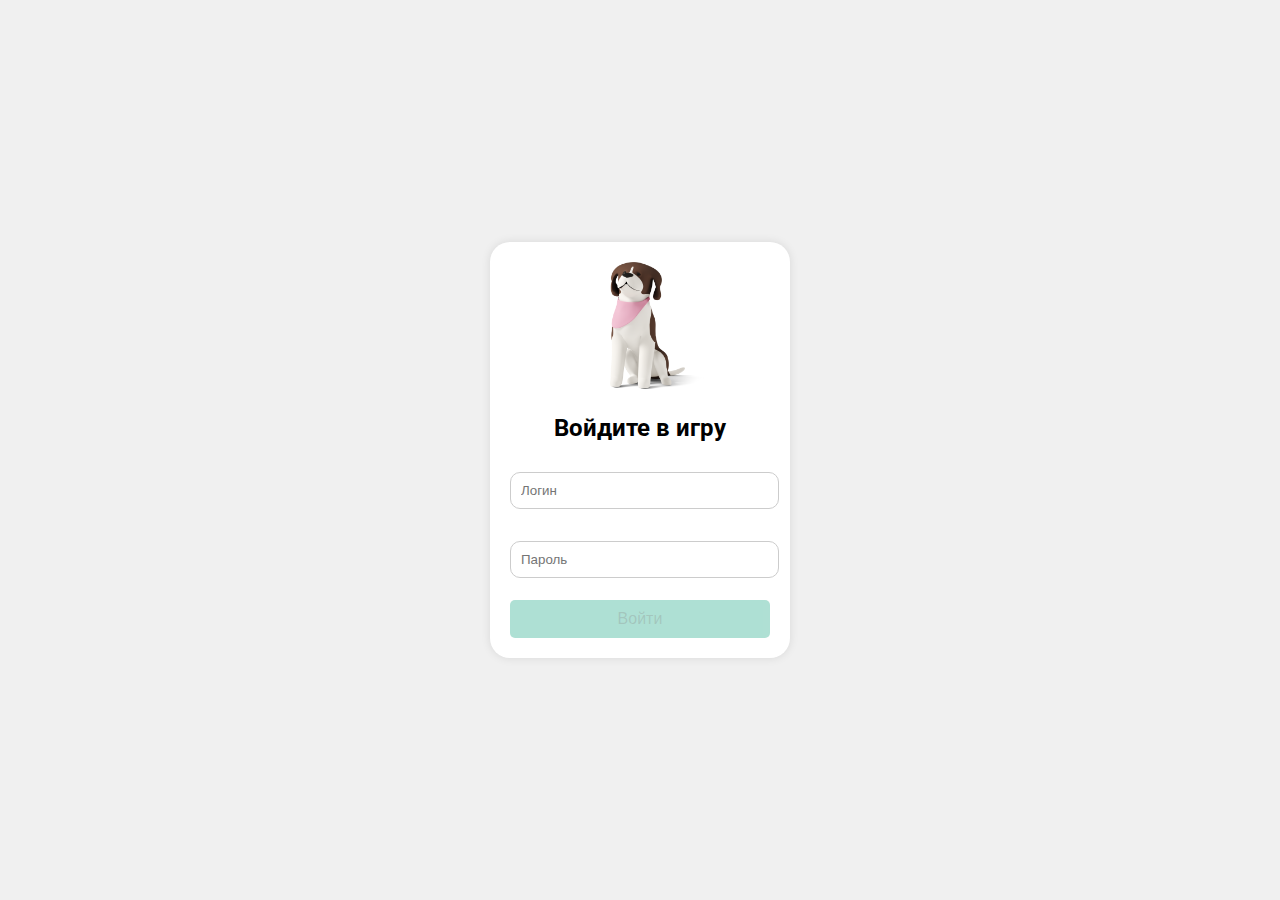
<file: site 0/index.html>
<!DOCTYPE html>
<html lang="ru">
<head>
    <meta charset="UTF-8">
    <meta name="viewport" content="width=device-width, initial-scale=1.0">
    <title>Вход в игру</title>
    <link href="https://fonts.googleapis.com/css2?family=Roboto:wght@400;700&display=swap" rel="stylesheet">
    <link rel="stylesheet" type="text/css" href="css.css">
</head>
<body>
    <div class="login-container">
        <img src="dog.png" alt="dog">
        <h2>Войдите в игру</h2>
        <input type="text" id="login" placeholder="Логин" oninput="checkInput()">
        <span id="login-error" class="error-message"></span>
        <input type="password" id="password" placeholder="Пароль" oninput="checkInput()">
        <span id="password-error" class="error-message"></span>
        <button id="loginButton" disabled>Войти</button>
    </div>

    <script src="js.js"></script>
</body>
</html>
</file>
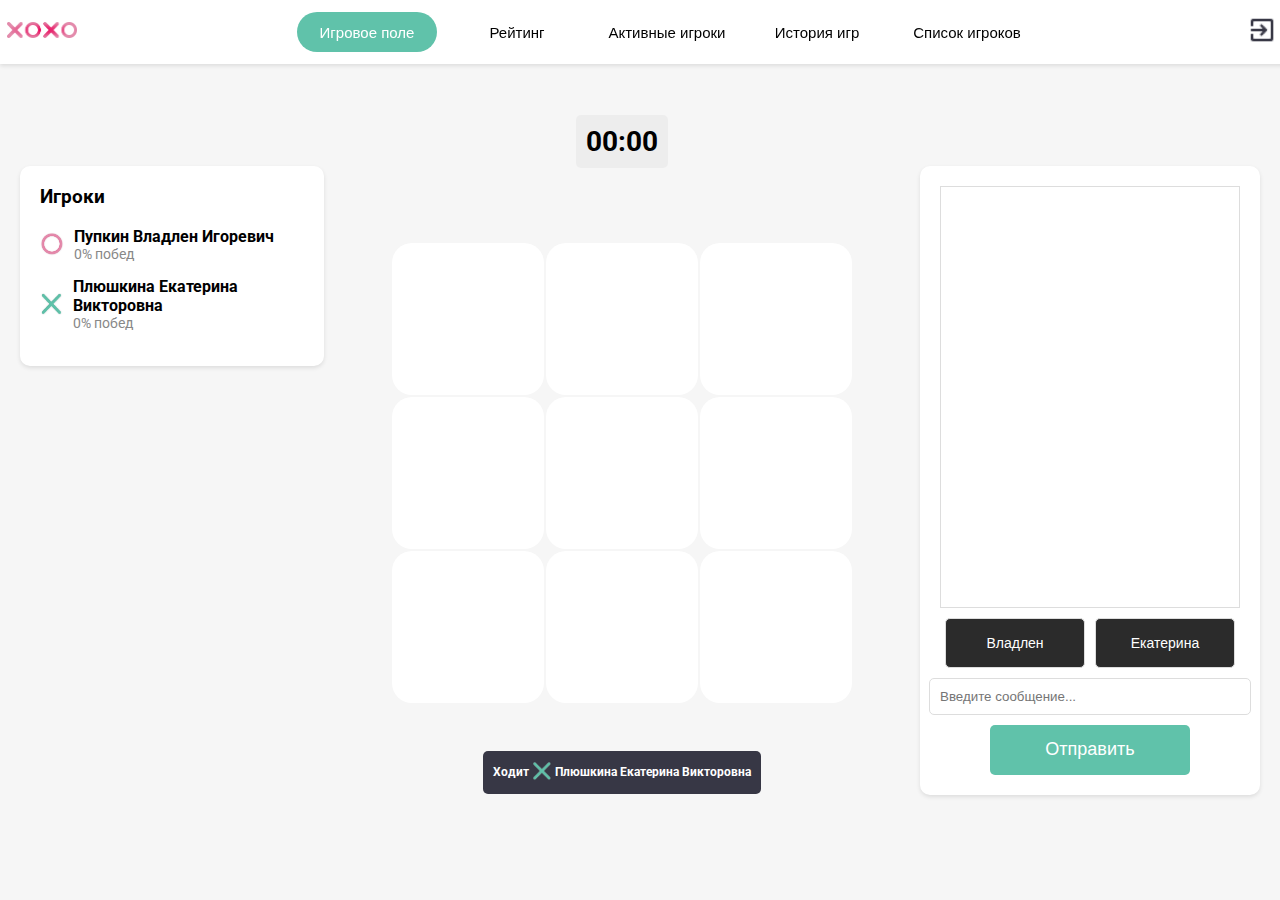
<file: site1/site.html>
<!DOCTYPE html>
<html lang="ru">
<head>
    <meta charset="UTF-8">
    <meta name="viewport" content="width=device-width, initial-scale=1.0">
    <title>Игровое поле с чатом</title>
    <link href="https://fonts.googleapis.com/css2?family=Roboto:wght@400;700&display=swap" rel="stylesheet">
    <link rel="stylesheet" type="text/css" href="site.css">
</head>
<body>
    <header class="header">
        <div class="logo">
            <img src="logo.png" alt="Logo">
        </div>
        <nav class="nav">
            <ul>
                <li><button class="nav-button active">Игровое поле</button></li>
                <li><button class="nav-button" disabled>Рейтинг</button></li>
                <li><button class="nav-button" disabled>Активные игроки</button></li>
                <li><button class="nav-button" disabled>История игр</button></li>
                <li><button class="nav-button" disabled>Список игроков</button></li>
            </ul>
        </nav>
        <div class="profile-icon">
            <img src="exit.png" alt="Exit">
        </div>
    </header>

    <div class="main-content">
        <div class="players-field">
            <h3>Игроки</h3>
            <div class="player">
                <img src="zero.png" alt="Circle">
                <div>
                    <strong>Пупкин Владлен Игоревич</strong>
                    <p id="player1-win-percentage">0% побед</p>
                </div>
            </div>
            <div class="player">
                <img src="cross.png" alt="Cross">
                <div>
                    <strong>Плюшкина Екатерина Викторовна</strong>
                    <p id="player2-win-percentage">0% побед</p>
                </div>
            </div>
        </div>
        <div class="game-area">
    <h1 id="timer" align="center">00:00</h1>
    <h2 id="game-result" align="center"></h2>
    <table id="field" align="center">
        <tr>
            <td></td>
            <td></td>
            <td></td>
        </tr>
        <tr>
            <td></td>
            <td></td>
            <td></td>
        </tr>
        <tr>
            <td></td>
            <td></td>
            <td></td>
        </tr>
    </table>
    <br>
    <div align="center">
        <button id="start-button" onclick="startGame()">Новая игра</button>
    </div>
    <h2 id="current-player-name" align="center">Ходит <span id="current-player-icon" class="player-icon"></span> <span id="current-player"></span></h2>
</div>
        <div class="chat-area">
            <div class="chat-messages" id="chat-messages"></div>
            <div class="chat-input-container">
                <div class="player-select-container">
                    <button class="player-select" data-player="Пупкин Владлен Игоревич">Владлен</button>
                    <button class="player-select" data-player="Плюшкина Екатерина Викторовна">Екатерина</button>
                </div>
                <input type="text" id="chat-input" placeholder="Введите сообщение...">
                <button id="send-button" onclick="sendMessage()">Отправить</button>
            </div>
        </div>
    </div>
    
    <script src="site.js"></script>
</body>
</html>
</file>
<file: site 0/css.css>
@import url('https://fonts.googleapis.com/css2?family=Roboto:wght@400;700&display=swap');

body {
    display: flex;
    justify-content: center;
    align-items: center;
    height: 100vh;
    margin: 0;
    background-color: #f0f0f0;
    font-family: 'Roboto', sans-serif;
}

.login-container {
    width: 300px;
    background: white;
    padding: 20px;
    border-radius: 20px;
    box-shadow: 0 0 10px rgba(0, 0, 0, 0.1);
    text-align: center;
    box-sizing: border-box;
}

.login-container img {
    width: 100px;
    height: auto;
    position: relative;
    left: 20px;
}

.login-container h2 {
    margin: 20px 0;
}

.login-container input[type="text"],
.login-container input[type="password"] {
    width: 95%;
    padding: 10px;
    margin: 10px 0;
    border: 1px solid #ccc;
    border-radius: 10px;
}

.login-container button {
    width: 100%;
    padding: 10px;
    background-color: #60C2AA;
    border: none;
    border-radius: 5px;
    font-size: 16px;
}

.login-container button.enabled {
    cursor: pointer;
    opacity: 1;
}

.login-container button:disabled {
    cursor: not-allowed;
    opacity: 0.5;
}

.error-message {
    display: block;
    color: red;
    font-size: 12px;
    height: 12px;
    visibility: hidden;
    margin-top: -8px;
    margin-bottom: 8px;
}

.input-error {
    border: 1px solid red;
}
</file>
<file: site1/site.css>
body {
    margin: 0;
    font-family: 'Roboto', sans-serif;
    background-color: #F6F6F6;
    display: flex;
    flex-direction: column;
    align-items: center;
    justify-content: center;
    height: 100vh;
}

.header {
    display: flex;
    align-items: center;
    justify-content: space-between;
    padding: 2px 7px;
    background-color: #fff;
    box-shadow: 0 2px 4px rgba(0, 0, 0, 0.1);
    width: 100%;
    height: 60px;
    position: fixed;
    top: 0;
    left: 0;
}

.logo img {
    width: 70px;
    height: auto;
}

.nav {
    flex-grow: 1;
    display: flex;
    justify-content: center;
}

.nav ul {
    display: flex;
    list-style: none;
    margin: 0;
    padding: 0;
}

.nav li {
    margin: 0 5px;
}

.nav-button {
    background: none;
    border: none;
    color: #000;
    font-size: 15px;
    width: 140px;
    height: 40px;
    cursor: pointer;
    padding: 5px 10px;
    border-radius: 30px;
}

.nav-button:hover {
    background-color: #e0e0e0;
}

.nav-button.active {
    background-color: #60C2AA;
    color: white;
}

.profile-icon img {
    width: 30px;
    height: auto;


}
.profile-icon {
    margin-right: 10px;
    margin-left: -10px; 
}
.main-content {
    display: flex;
    justify-content: space-between;
    align-items: flex-start;
    padding: 20px;
    width: 100%;
    box-sizing: border-box;
}

.players-field {
    width: 550px;
    background: white;
    padding: 20px;
    border-radius: 10px;
    box-shadow: 0 2px 4px rgba(0, 0, 0, 0.1);
    margin-top: 70px; 
}

.players-field h3 {
    margin-top: 0;
}

.player {
    display: flex;
    align-items: center;
    margin-bottom: 15px;
}

.player img {
    width: 24px;
    height: 24px;
    margin-right: 10px;
}

.player p {
    margin: 0;
    font-size: 14px;
    color: #888;
}

.game-area {
    display: flex;
    flex-direction: column;
    align-items: center;
    justify-content: center;
    width: 100%;
    height: 100%;
    font-size: 14px;
}

#field {
    margin: 20px 0;
}

#field td {
    width: 150px;
    height: 150px;
    border-radius: 20px;
    text-align: center;
    background: #FFFFFF;
}

button {
    background-color: #2B2B2B;
    font-size: 18px;
    color: white;
    border: 2px solid #4F5151;
    border-radius: 5%;
    width: 200px;
    height: 50px;
}

.chat-area {
    width: 300px;
    background: white;
    padding: 20px;
    border-radius: 10px;
    box-shadow: 0 2px 4px rgba(0, 0, 0, 0.1);
    margin-top: 70px; /* отступ от header */
}

.chat-messages {
    height: 400px;
    overflow-y: auto;
    border: 1px solid #ddd;
    padding: 10px;
    margin-bottom: 10px;
    flex-grow: 1;
}

.chat-message {
    background-color: #f1f1f1;
    border-radius: 10px;
    padding: 10px;
    margin-bottom: 10px;
    position: relative;
}

.chat-message .username {
    font-weight: bold;
    display: block;
    margin-bottom: 5px;
}

.chat-message .time {
    font-size: 12px;
    color: #888;
    position: absolute;
    bottom: 5px;
    right: 10px;
}

.chat-input-container {
    display: flex;
    flex-direction: column;
    align-items: center;
}

.player-select-container {
    display: flex;
    justify-content: space-between;
    width: 100%;
    margin-bottom: 10px;
}

.chat-input-container .player-select {
    flex: 1;
    margin: 0 5px;
    padding: 5px 10px;
    border: 1px solid #ddd;
    border-radius: 5px;
    cursor: pointer;
    font-size: 14px;
}

.chat-input-container .player-select.active {
    background-color: #60C2AA;
    color: white;
}

#chat-input {
    width: 100%;
    padding: 10px;
    margin-bottom: 10px;
    border: 1px solid #ddd;
    border-radius: 5px;
}

#send-button {
    padding: 10px;
    background-color: #60C2AA;
    color: white;
    border: none;
    border-radius: 5px;
    cursor: pointer;
}

#send-button:hover {
    background-color: #4aa28e;
}
#current-player-name {
    margin-top: 10px; 
    background-color: #373745;
    color: white; 
    padding: 10px; 
    border-radius: 5px; 
    margin-top: 10px; 
    display: block; 
    text-align: center;
    font-size: 12px;
}
.player-icon {
    vertical-align: middle; 
    margin-bottom: 5px; 
}
#timer {
    background-color: #EDEDED; 
    padding: 10px; 
    border-radius: 5px;
    display: block; 
    text-align: center;
}
</file>
